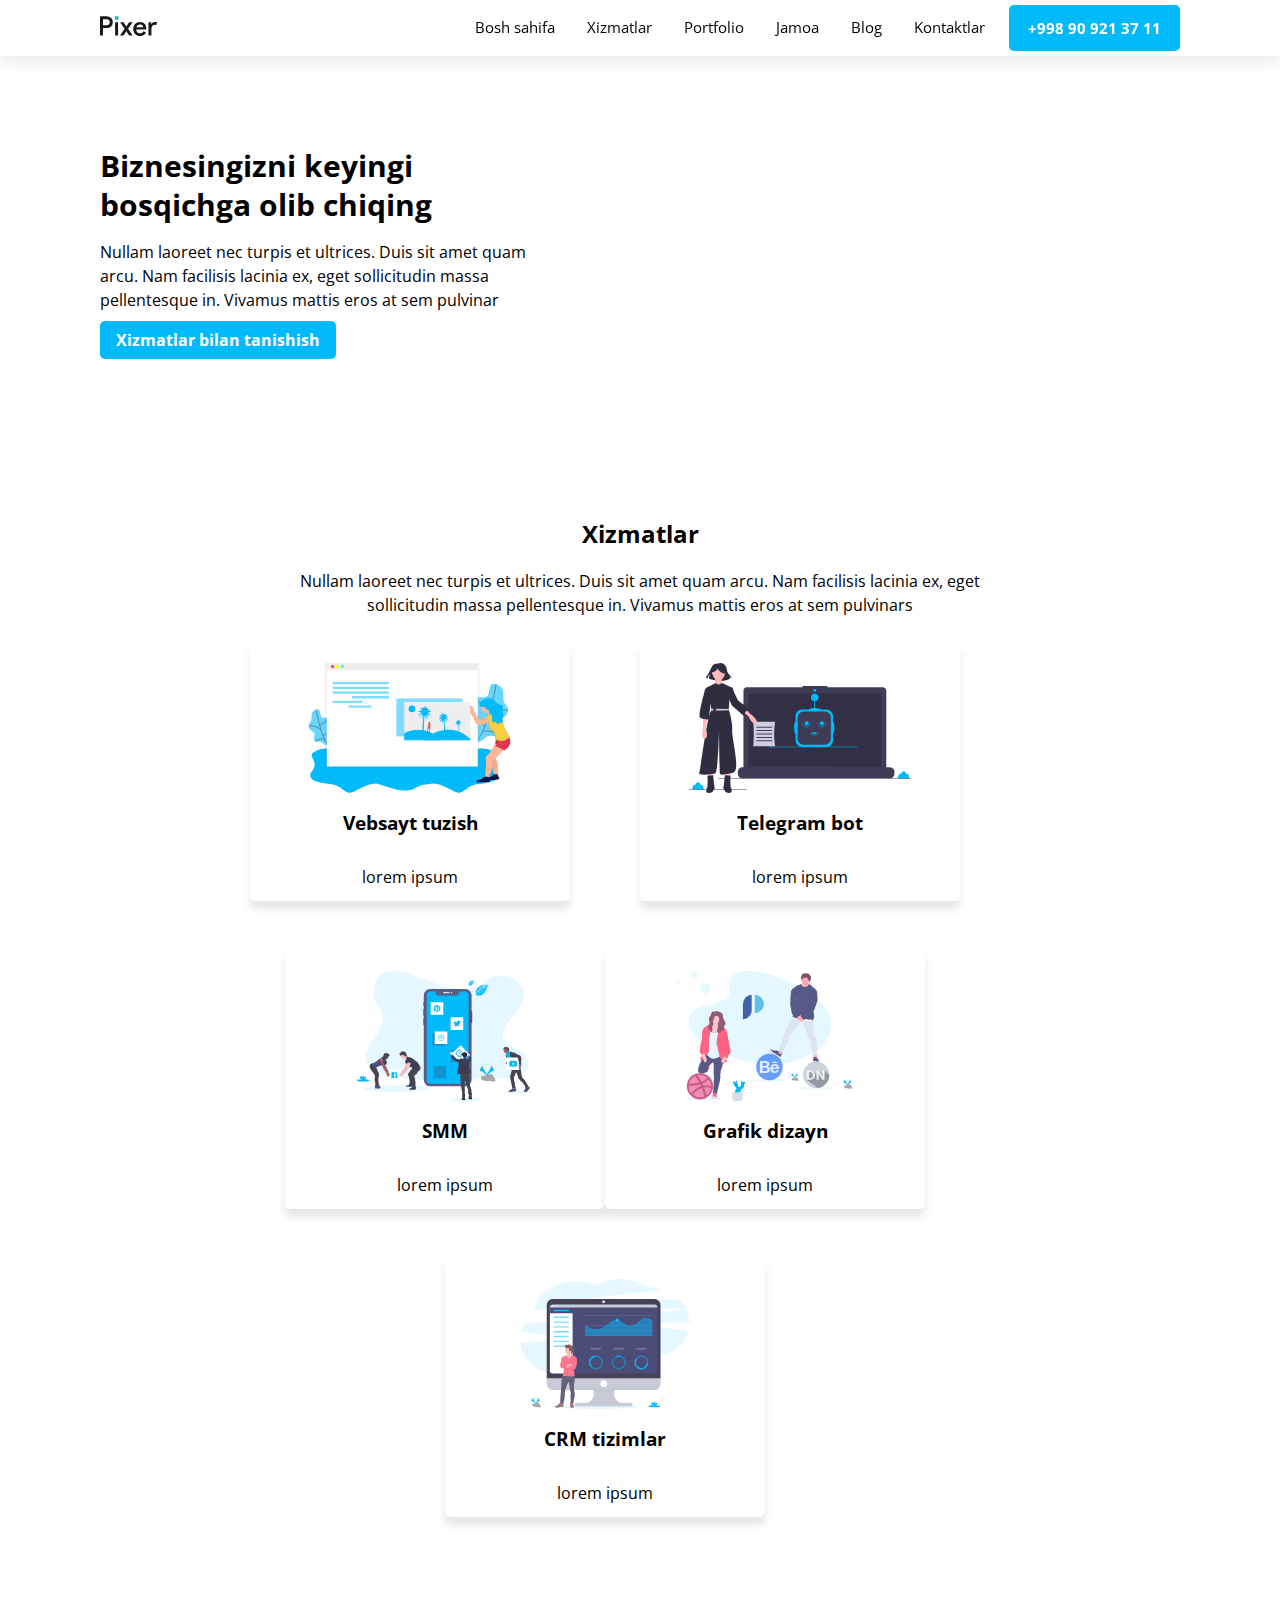
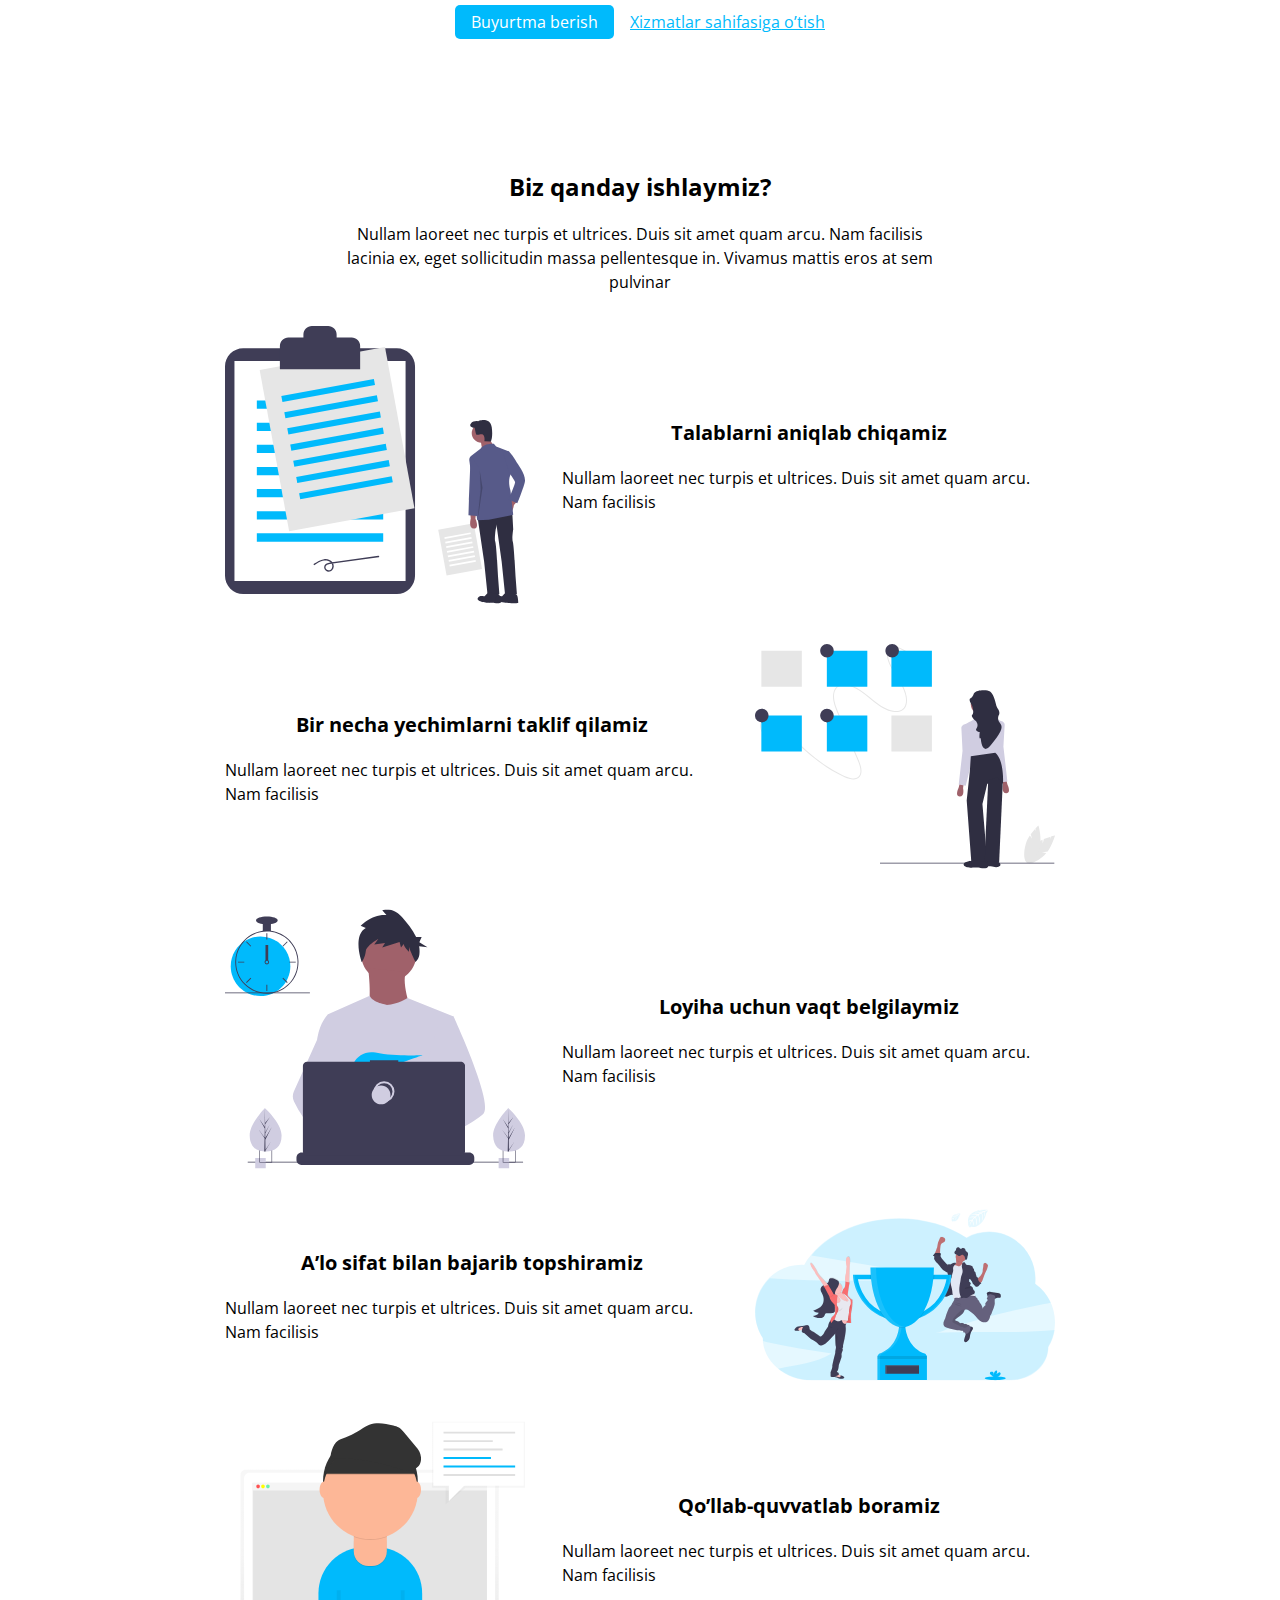
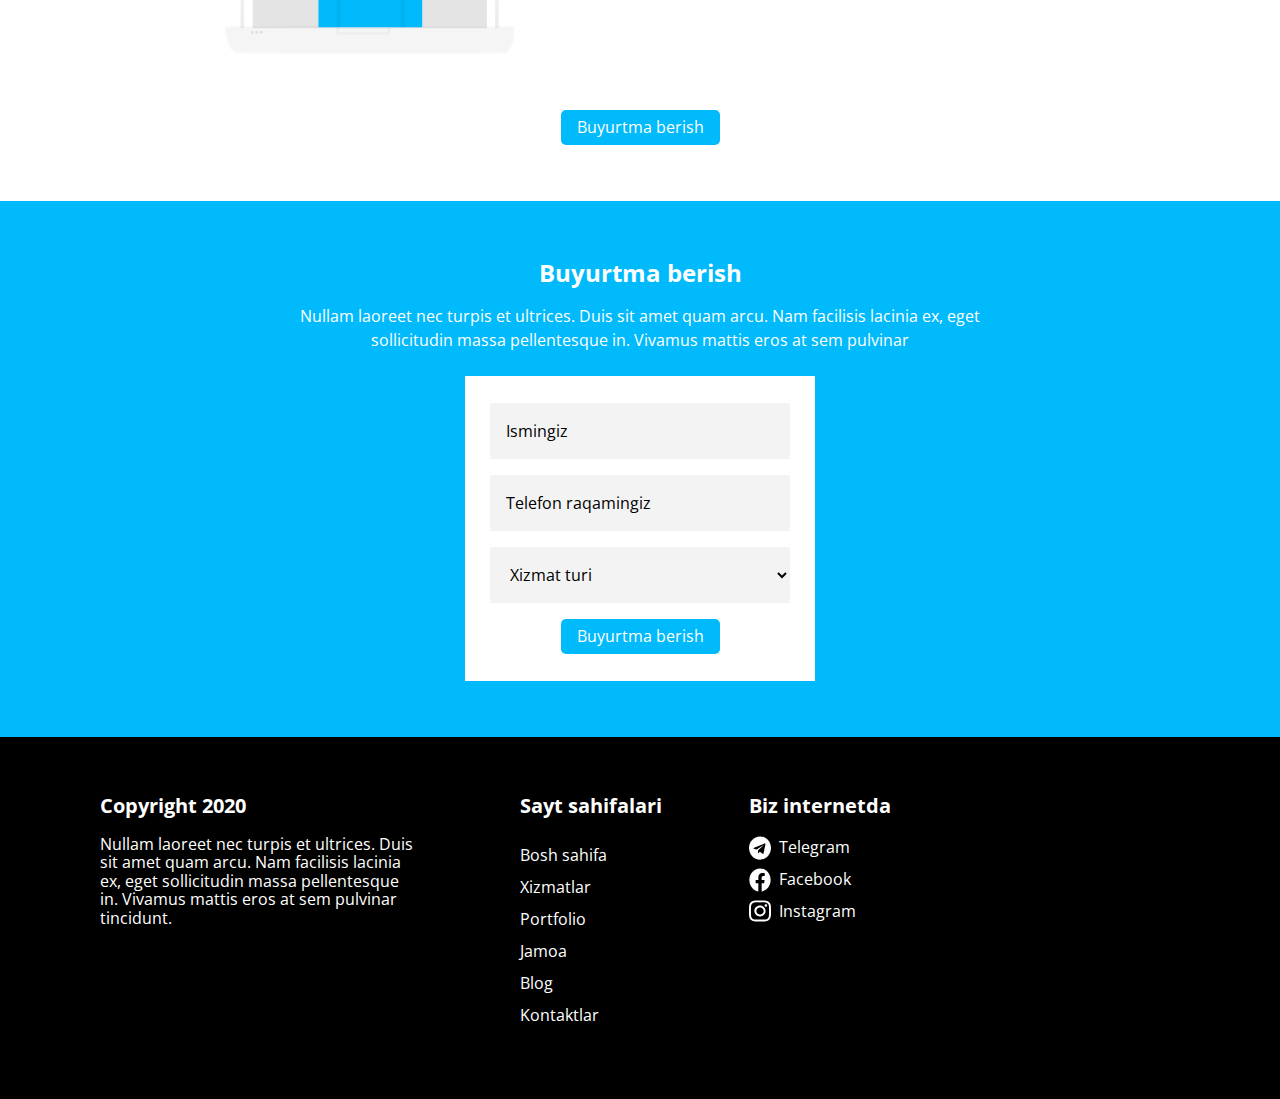
<file: index.html>
<!DOCTYPE html>
<html lang="en">
<head>
  <meta charset="UTF-8">
  <meta http-equiv="X-UA-Compatible" content="IE=edge">
  <meta name="viewport" content="width=device-width, initial-scale=1.0">
  <title>Pixer</title>
  <link rel="preconnect" href="https://fonts.gstatic.com">
  <link href="https://fonts.googleapis.com/css2?family=Open+Sans:ital,wght@0,400;1,700&display=swap" rel="stylesheet">
  <link rel="stylesheet" href="css/normalize.min.css">
  <link rel="stylesheet" href="./css/css-mini.css">
  <link rel="stylesheet" href="css/styles.css">
</head>
<body>
  
<header class="header">
 <div class="container">
  <nav class="navbar">

    <a class="navbar-logo" href="#">
            <img src="./images/pixer-logo.svg" class="pixer-logo" srcset="./images/pixer-logo.svg 1x, ./images/pixer-logo.svg@2x 2x"  width="58" height="20" alt="pixer">
    </a>

    <ul class="nav-menu-list">
      <li class="nav-items"><a class="menu-list-links" href="./index.html">Bosh sahifa</a></li>
      
      <li class="nav-items">
            <a class="menu-list-links" href="services.html">Xizmatlar</a>
            <ul class="service-dropdown-list">
              <li class="dropdown-item-list">
                <a class="dropdown-link" href="website.html">Vebsayt</a>
              </li>
              <li class="dropdown-item-list">
                <a class="dropdown-link" href="telegram-bot.html">Telegram bot</a>
              </li>
              <li class="dropdown-item-list">
                <a class="dropdown-link" href="smm.html">SMM
                </a>
              </li>
              <li class="dropdown-item-list">
                <a class="dropdown-link" href="graphic-design.html">Grafik dizayn</a>
              </li>
              <li class="dropdown-item-list">
                <a class="dropdown-link" href="crm-system.html">CRM tizim</a>
              </li>
            </ul>
          </li>

      <li  class="nav-items"><a class="menu-list-links" href="./portfolio.html">Portfolio</a></li>
      <li  class="nav-items"><a class="menu-list-links" href="./team.html">Jamoa</a></li>
      <li  class="nav-items"><a class="menu-list-links" href="./blog.html">Blog</a></li>
      <li  class="nav-items"><a class="menu-list-links" href="./contacts.html">Kontaktlar</a></li>
      <li  class="nav-items">
        <a class="menu-list-links contact-number" href="tel:+998909213711">+998 90 921 37 11</a>
      </li>
    </ul>

  </nav>
</div>
</header>


<main>
  <div class="container">
  <section class="hero">

    
      <div class="hero-heading-content">
      <h2 class="hero-header">Biznesingizni keyingi bosqichga
        olib chiqing
      </h2>

      <p class="hero-text">Nullam laoreet nec turpis et ultrices. Duis sit amet quam arcu. Nam facilisis lacinia ex, eget sollicitudin massa pellentesque in. Vivamus mattis eros at sem pulvinar</p>

      <a class="services-button" href="services-section"  id="services">Xizmatlar bilan tanishish</a>
    </div>

    <div class="video-container">
      <iframe class="video" src="https://www.youtube.com/embed/6_pru8U2RmM" title="YouTube video player"  allow="accelerometer; autoplay; clipboard-write; encrypted-media; gyroscope; picture-in-picture" allowfullscreen></iframe>
    </div>
  
  </section>
  </div>


  <div class="container">
    <section class="services-section">
   

      <div class="sercvices-sec-head">
      <h2 class="services-heading">
        Xizmatlar
      </h2>

      <p class="services-paragraph">
        Nullam laoreet nec turpis et ultrices. Duis sit amet quam arcu. Nam facilisis lacinia ex, eget sollicitudin massa pellentesque in. Vivamus mattis eros at sem pulvinars
      </p>
    
    </div>

    <div class="service-options">
        <a  class="serv-option-boxes serv-margin" href="./services.html">
          <img src="./images/website-illustration(1).svg" class="service-imgs" alt="website-illustration">
          <h3 class="serv-option-headings">Vebsayt tuzish</h3>
          <p class="serv-option-text">lorem ipsum</p>
        </a>

        <a href="./services.html"  class="serv-option-boxes serv-margin">
          <img src="./images/bot-illustration(1).svg" class="service-imgs" alt="telegram bot">
          <h3 class="serv-option-headings">Telegram bot</h3>
          <p class="serv-option-text">lorem ipsum</p>
        </a>

        <a href="./services.html"  class="serv-option-boxes">
          <img src="./images/smm-illustration(1).svg" class="service-imgs" alt="smm">
          <h3 class="serv-option-headings">SMM</h3>
          <p class="serv-option-text">lorem ipsum</p>
        </a>

        <a href="./services.html" class="serv-option-boxes serv-margin">
          <img src="./images/design-illustration(1).svg" class="service-imgs" alt="graphic design">
          <h3 class="serv-option-headings">Grafik dizayn</h3>
          <p class="serv-option-text">lorem ipsum</p>
        </a>

        <a href="./services.html"  class="serv-option-boxes serv-margin">
          <img src="./images/crm-illustration(1).svg" class="service-imgs" alt="crm systems">
          <h3 class="serv-option-headings">CRM tizimlar</h3>
          <p class="serv-option-text">lorem ipsum</p>
        </a>

    </div>
  
  <div class="order">
    <a class="order-link" href="#order">Buyurtma berish</a>
    <a class="services-link" href="./services.html">Xizmatlar sahifasiga o’tish</a>
  </div>

    </section>
  </div>


  <div class="container">

    <section class="about-us">
      
        <div class="work-process">
          <h2 class="process-heading">
            Biz qanday ishlaymiz?
          </h2>
            <p class="process-paragraph">
              Nullam laoreet nec turpis et ultrices. Duis sit amet quam arcu. Nam facilisis lacinia ex, eget sollicitudin massa pellentesque in. Vivamus mattis eros at sem pulvinar
            </p>
        </div>


   <ul class="process-list-container">
     <li class="process-list">
       <img src="./images/step-1.svg" alt="man with task">
      
      <div class="process-text">
       <h3 class="process-list-h">
         Talablarni aniqlab chiqamiz
       </h3>
       <p class="process-list-p">Nullam laoreet nec turpis et ultrices. Duis sit amet quam arcu. Nam facilisis</p>
      </div>
      </li>

      <li class="process-list">
     
       
        <div class="process-text">
        <h3 class="process-list-h">
          Bir necha yechimlarni taklif qilamiz
        </h3>
        <p class="process-list-p">Nullam laoreet nec turpis et ultrices. Duis sit amet quam arcu. Nam facilisis</p>
      </div>
      <img src="./images/step-illlustration(1).svg" alt="multitasking" >
    </li>

       <li class="process-list">
        <img src="./images/step-illustration.svg" alt="multitasking">

        <div class="process-text">
        <h3 class="process-list-h">
          Loyiha uchun vaqt belgilaymiz
        </h3>
        <p class="process-list-p">Nullam laoreet nec turpis et ultrices. Duis sit amet quam arcu. Nam facilisis</p>
      </div></li>

       <li class="process-list">
    


        <div class="process-text">
        <h3 class="process-list-h">
          A’lo sifat bilan bajarib topshiramiz
        </h3>
        <p class="process-list-p">Nullam laoreet nec turpis et ultrices. Duis sit amet quam arcu. Nam facilisis</p>
      </div>
      <img src="./images/step-illustration3.svg" alt="perfection">
    </li>

         <li class="process-list">
          <img src="./images/last.svg" alt="perfection">

          <div class="process-text">
       <h3 class="process-list-h">
        Qo’llab-quvvatlab boramiz
       </h3>
       <p class="process-list-p">Nullam laoreet nec turpis et ultrices. Duis sit amet quam arcu. Nam facilisis</p>
      </div></li>
   </ul>

   <a class="order-link" href="#order">Buyurtma berish</a>
    </section>
  </div>
</main>

<section class="order-form" id="order">

  <div class="ordering-form">
    <h2 class="order-heading">
      Buyurtma berish
    </h2>
      <p class="order-paragraph">
        Nullam laoreet nec turpis et ultrices. Duis sit amet quam arcu. Nam facilisis lacinia ex, eget sollicitudin massa pellentesque in. Vivamus mattis eros at sem pulvinar
      </p>
  </div>




  <form class="form-container" action="/action_page.php" method="POST">

      <input class="info-inputs" type="text" name="name" id="name" placeholder="Ismingiz" aria-label="name" required>


      <input class="info-inputs" type="tel" name="tel" id="tel" placeholder="Telefon raqamingiz" aria-label="telephone number" required>
 


      <select class="info-inputs" name="services" id="services1" aria-label="services" required>
        <option value="" disabled selected>Xizmat turi</option>
        <option value="smm">Saab</option>
        <option value="bot">Mercedes</option>
        <option value="crm">Audi</option>
      </select>
   
      <a class="order-link" href="#">Buyurtma berish</a>
  </form>

  </section>




  <footer class="footer">


<div class="container">
    <div class="footer-wrapper">

    <div class="footer-copyright">
      <p class="footer-headings">Copyright 2020</p>

      <p class="copyright-description">Nullam laoreet nec turpis et ultrices. Duis sit amet quam arcu. Nam facilisis lacinia ex, eget sollicitudin massa pellentesque in. Vivamus mattis eros at sem pulvinar tincidunt.</p>
    </div>

    <div class="footer-site-parts">
    <p class="footer-headings" >Sayt sahifalari</p>
    
    <ul class="footer-lists-container">
      <li><a class="footer-lists"  href="./index.html"></a></li>
      <li><a class="footer-lists" href="">Bosh sahifa</a></li>
      <li><a class="footer-lists" href="./services.html">Xizmatlar</a></li>
      <li><a class="footer-lists" href="./portfolio.html">Portfolio</a></li>
      <li><a class="footer-lists" href="./team.html">Jamoa</a></li>
      <li><a class="footer-lists" href="./blog.html">Blog</a></li>
      <li><a class="footer-lists" href="./contacts.html">Kontaktlar</a></li>
    </ul>
  </div>


<div class="footer-social">
  <p class="footer-headings" >Biz internetda</p>
    <ul class="footer-lists-container">
      <li>

        <a class="footer-lists telegram-icon" target="_blank" href="https://t.me/pathtosuccesss/1753">Telegram</a>
      </li>
      <li>
  
        <a class="footer-lists facebook-icon" target="_blank" href="https://rb.gy/ngw6pr">Facebook</a>
      </li>
      <li>

        <a class="footer-lists instagram-icon" target="_blank" href="https://www.instagram.com/jasur_0697/">Instagram
        </a>
      </li>
    </ul>
</div>


    </div>
  </div>
  </footer>


  <script src="js/main.js"></script>
</body>
</html>
</file>
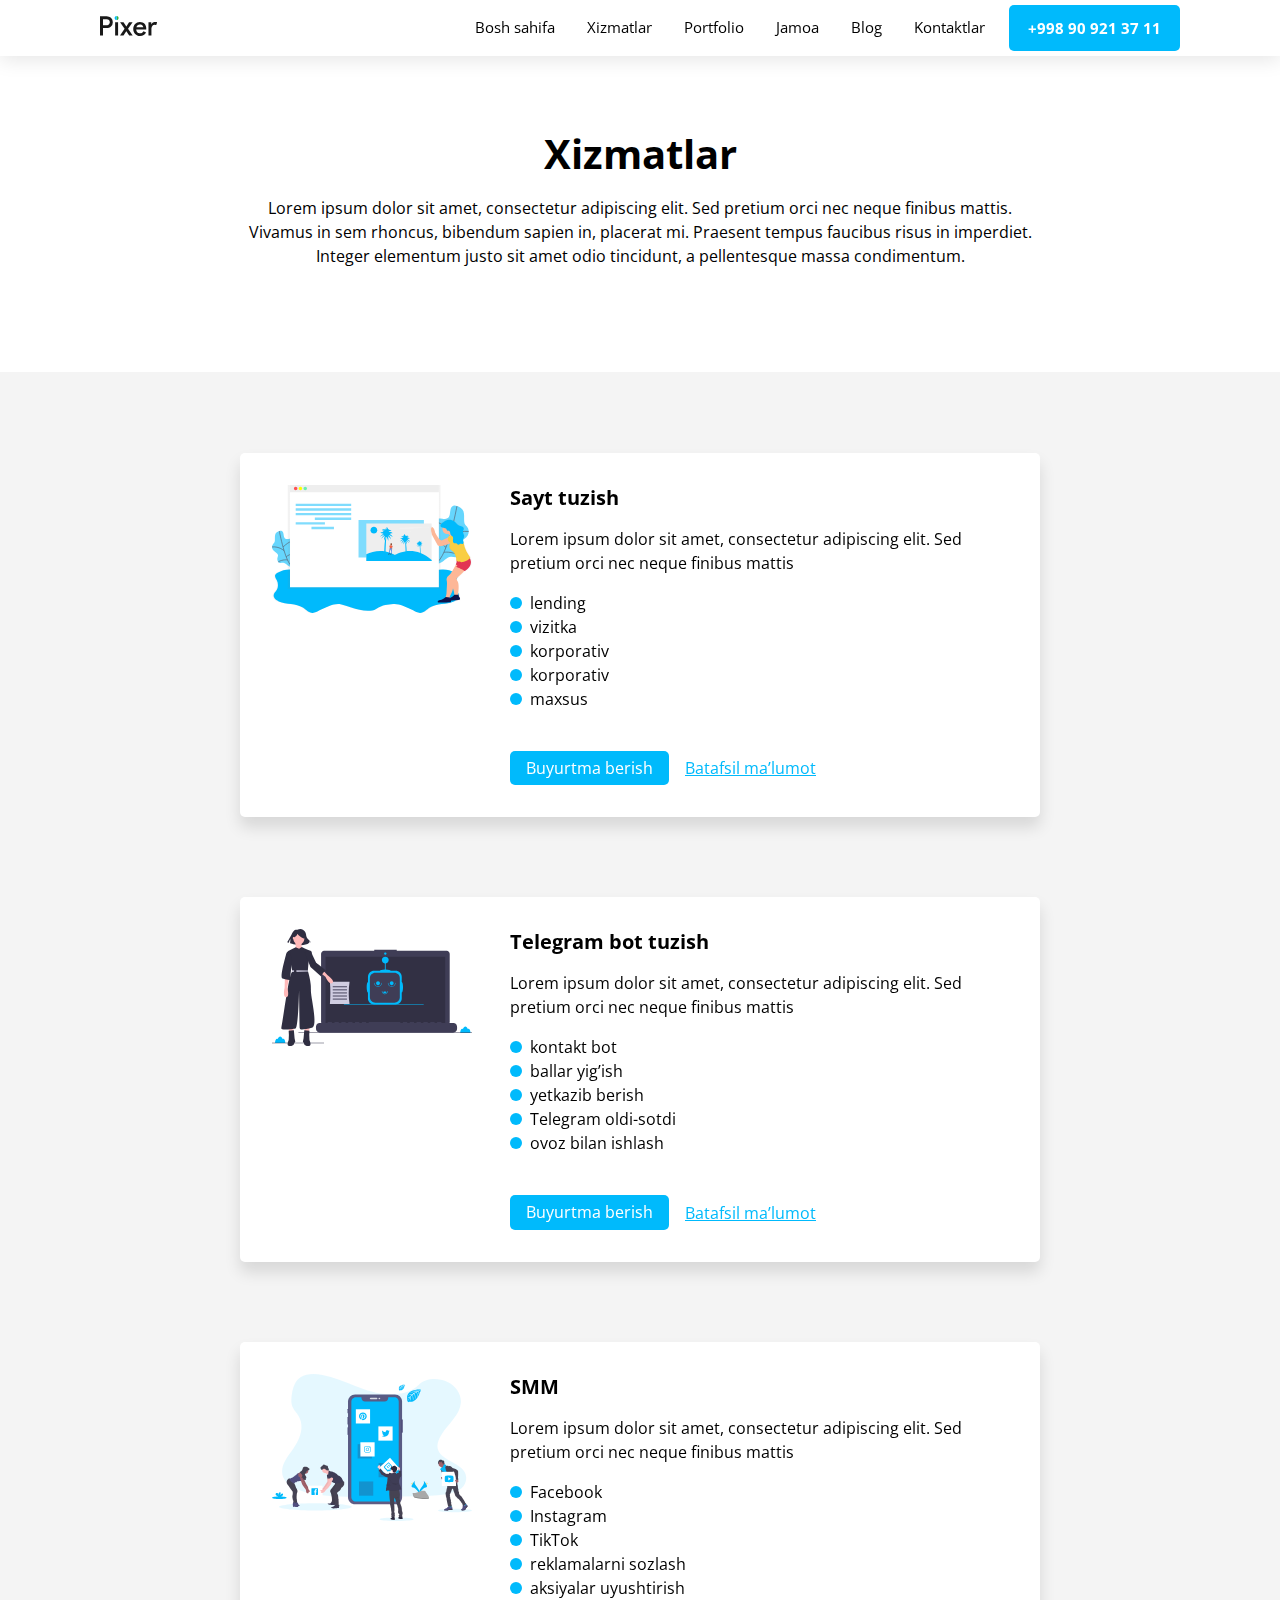
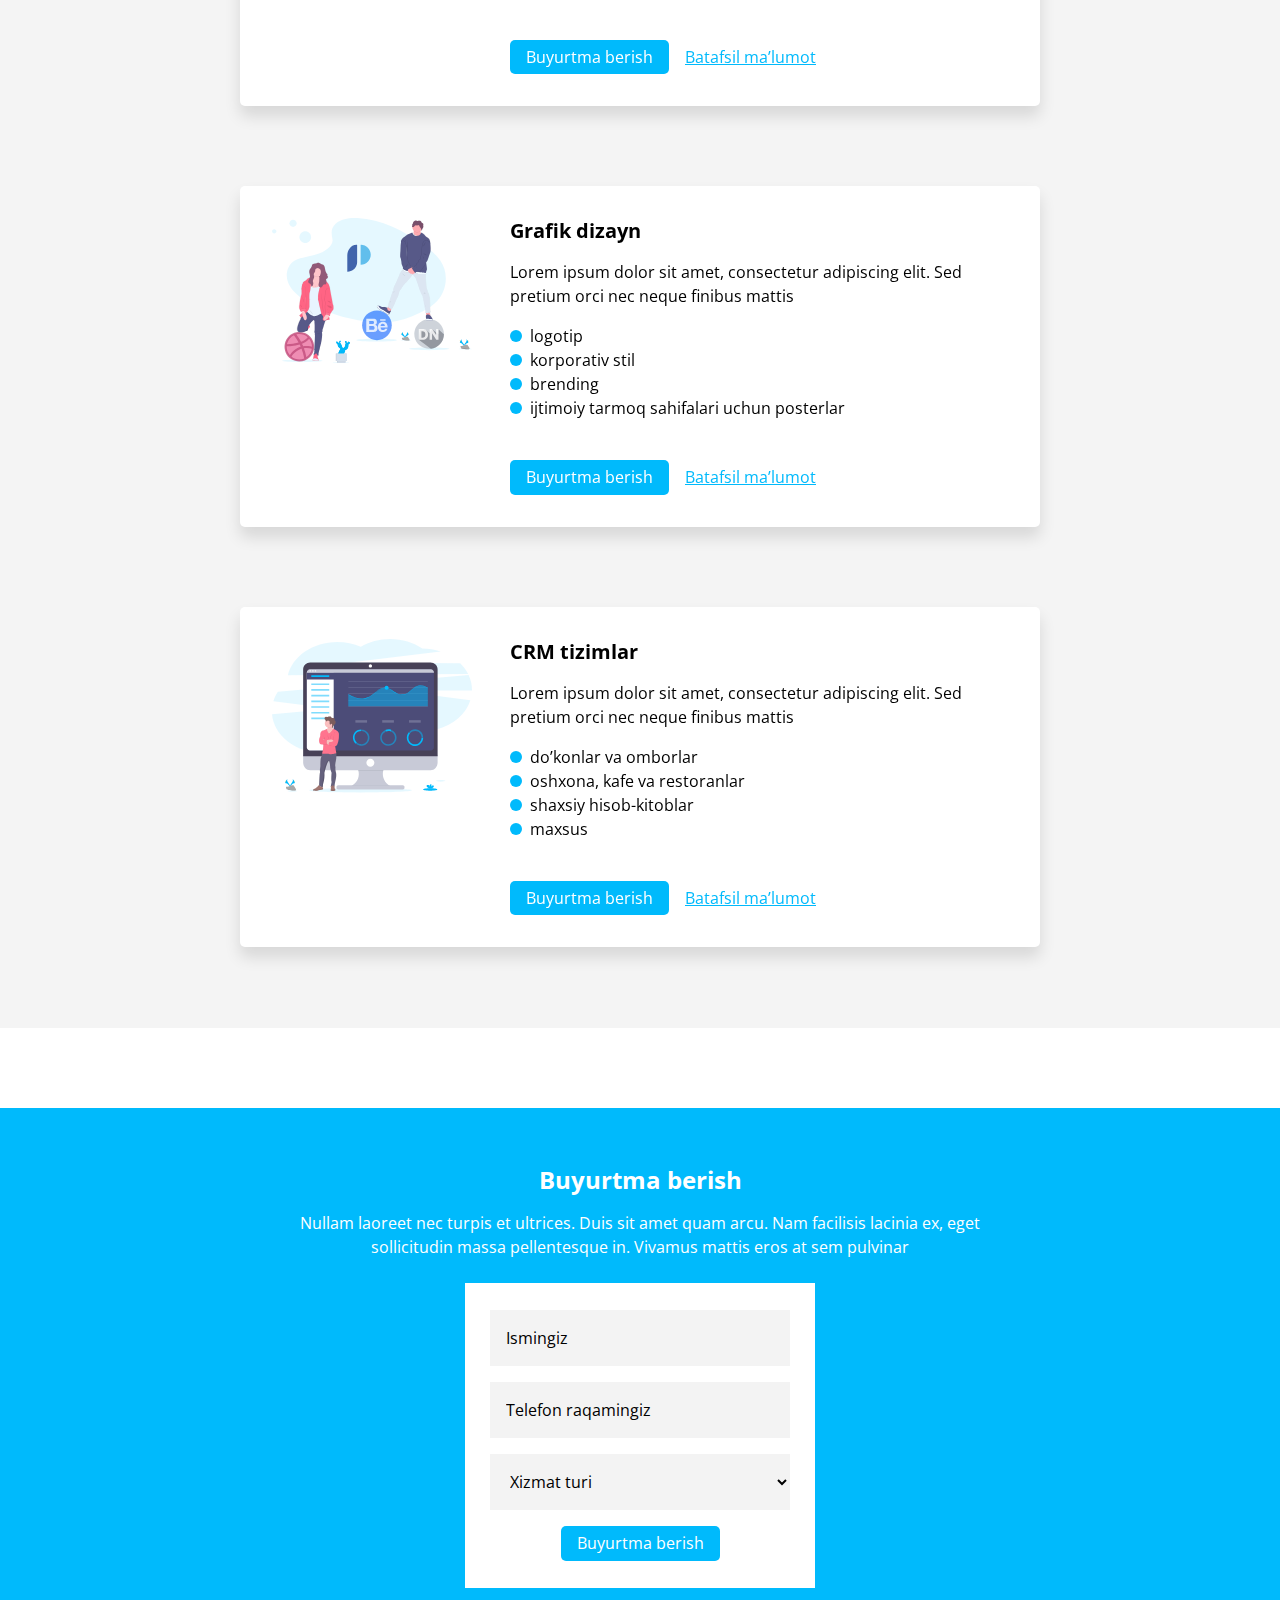
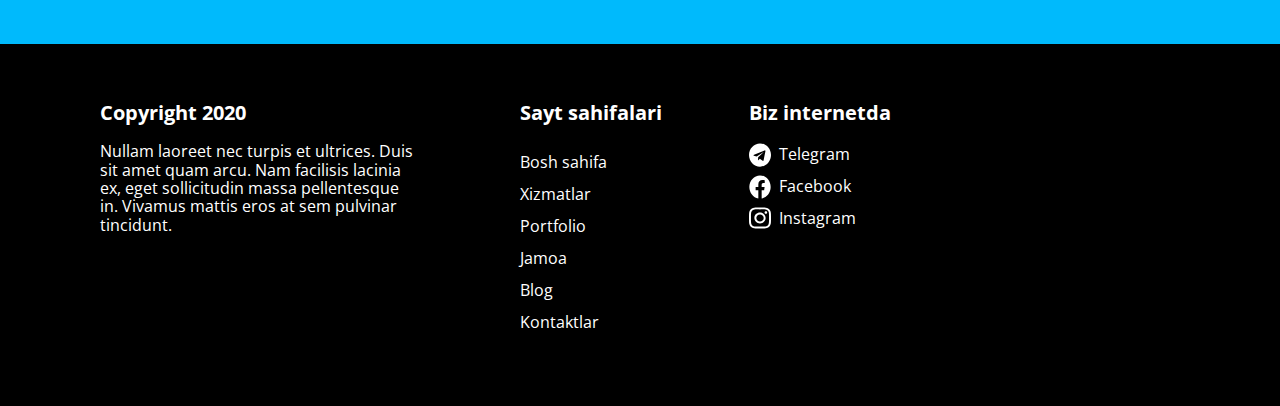
<file: services.html>
<!DOCTYPE html>
<html lang="uz">
<head>
  <meta charset="UTF-8">
  <meta http-equiv="X-UA-Compatible" content="IE=edge">
  <meta name="viewport" content="width=device-width, initial-scale=1.0">
  <title>Services</title>
  <link rel="preconnect" href="https://fonts.gstatic.com">
  <link href="https://fonts.googleapis.com/css2?family=Open+Sans:wght@400;700&display=swap" rel="stylesheet">
  <link rel="stylesheet" href="css/normalize.min.css">
  <link rel="stylesheet" href="css/styles.css">
</head>
<body>
 <header class="header">
 <div class="container">
  <nav class="navbar">

    <a class="navbar-logo" href="#">
            <img src="./images/pixer-logo.svg" class="pixer-logo" srcset="./images/pixer-logo.svg 1x, ./images/pixer-logo.svg@2x 2x"  width="58" height="20" alt="pixer">
    </a>

    <ul class="nav-menu-list">
      <li class="nav-items"><a class="menu-list-links" href="./index.html">Bosh sahifa</a></li>
      
      <li class="nav-items">
            <a class="menu-list-links" href="services.html">Xizmatlar</a>
            <ul class="service-dropdown-list">
              <li class="dropdown-item-list">
                <a class="dropdown-link" href="website.html">Vebsayt</a>
              </li>
              <li class="dropdown-item-list">
                <a class="dropdown-link" href="telegram-bot.html">Telegram bot</a>
              </li>
              <li class="dropdown-item-list">
                <a class="dropdown-link" href="smm.html">SMM
                </a>
              </li>
              <li class="dropdown-item-list">
                <a class="dropdown-link" href="graphic-design.html">Grafik dizayn</a>
              </li>
              <li class="dropdown-item-list">
                <a class="dropdown-link" href="crm-system.html">CRM tizim</a>
              </li>
            </ul>
          </li>

      <li  class="nav-items"><a class="menu-list-links" href="./portfolio.html">Portfolio</a></li>
      <li  class="nav-items"><a class="menu-list-links" href="./team.html">Jamoa</a></li>
      <li  class="nav-items"><a class="menu-list-links" href="./blog.html">Blog</a></li>
      <li  class="nav-items"><a class="menu-list-links" href="./contacts.html">Kontaktlar</a></li>
      <li  class="nav-items">
        <a class="menu-list-links contact-number" href="tel:+998909213711">+998 90 921 37 11</a>
      </li>
    </ul>

  </nav>
</div>
</header>

    <main> 
      <section class="services-section">
   
      <div class="sercvices-page">
      <h2 class="services-page-heading">
        Xizmatlar
      </h2>

      <p class="services-paragraph service-second">
       Lorem ipsum dolor sit amet, consectetur adipiscing elit. Sed pretium orci nec neque finibus mattis. Vivamus in sem rhoncus, bibendum sapien in, placerat mi. Praesent tempus faucibus risus in imperdiet. Integer elementum justo sit amet odio tincidunt, a pellentesque massa condimentum.
      </p>
    
    </div>
        
      </section>

      <div class="main-content">
    <section class="service-descriptions">
        <div class="services-type-box">
        <div class="services-content website-service">
          <h3 class="services-box-heading">
          Sayt tuzish
          </h3 >

          <p  class="services-box-text">Lorem ipsum dolor sit amet, consectetur adipiscing elit. Sed pretium orci nec neque finibus mattis</p>

          <ul class="service-type-list">
          <li class="services-box-text blue-dot">lending</li>
          <li class="services-box-text blue-dot">vizitka</li>
          <li class="services-box-text blue-dot">korporativ</li>
          <li class="services-box-text blue-dot">korporativ</li>
          <li class="services-box-text blue-dot">maxsus</li>
          </ul>


  <div class="service-order">
    <a class="order-link" href="#order">Buyurtma berish</a>
    <a class="services-link" href="./services.html">Batafsil ma’lumot</a>
  </div>

</div>
        </div>

    </section>

    <section class="service-descriptions">
      <div class="services-type-box">
      <div class="services-content telegram-service">
        <h3 class="services-box-heading">
          Telegram bot tuzish
        </h3 >

        <p  class="services-box-text">Lorem ipsum dolor sit amet, consectetur adipiscing elit. Sed pretium orci nec neque finibus mattis</p>

        <ul class="service-type-list">
        <li class="services-box-text blue-dot">kontakt bot</li>
        <li class="services-box-text blue-dot">ballar yig’ish</li>
        <li class="services-box-text blue-dot">yetkazib berish</li>
        <li class="services-box-text blue-dot">Telegram oldi-sotdi</li>
        <li class="services-box-text blue-dot">ovoz bilan ishlash</li>
        </ul>


<div class="service-order">
  <a class="order-link" href="#order">Buyurtma berish</a>
  <a class="services-link" href="./services.html">Batafsil ma’lumot</a>
</div>

</div>
      </div>

  </section>

  <section class="service-descriptions">
    <div class="services-type-box">
    <div class="services-content smm-service">
      <h3 class="services-box-heading">
        SMM
      </h3 >

      <p  class="services-box-text">Lorem ipsum dolor sit amet, consectetur adipiscing elit. Sed pretium orci nec neque finibus mattis</p>

      <ul class="service-type-list">
      <li class="services-box-text blue-dot">Facebook</li>
      <li class="services-box-text blue-dot">Instagram</li>
      <li class="services-box-text blue-dot">TikTok</li>
      <li class="services-box-text blue-dot">reklamalarni sozlash</li>
      <li class="services-box-text blue-dot">aksiyalar uyushtirish</li>
      </ul>


<div class="service-order">
<a class="order-link" href="#order">Buyurtma berish</a>
<a class="services-link" href="./services.html">Batafsil ma’lumot</a>
</div>

</div>
    </div>

</section>

<section class="service-descriptions">
  <div class="services-type-box">
  <div class="services-content design-service">
    <h3 class="services-box-heading">
      Grafik dizayn
    </h3 >

    <p  class="services-box-text">Lorem ipsum dolor sit amet, consectetur adipiscing elit. Sed pretium orci nec neque finibus mattis</p>

    <ul class="service-type-list">
    <li class="services-box-text blue-dot">logotip</li>
    <li class="services-box-text blue-dot">korporativ stil</li>
    <li class="services-box-text blue-dot">brending</li>
    <li class="services-box-text blue-dot">ijtimoiy tarmoq sahifalari uchun posterlar</li>
 
    </ul>


<div class="service-order">
<a class="order-link" href="#order">Buyurtma berish</a>
<a class="services-link" href="./services.html">Batafsil ma’lumot</a>
</div>

</div>
  </div>

</section>

<section class="service-descriptions">
  <div class="services-type-box">
  <div class="services-content crm-service">
    <h3 class="services-box-heading">
      CRM tizimlar
    </h3 >

    <p  class="services-box-text">Lorem ipsum dolor sit amet, consectetur adipiscing elit. Sed pretium orci nec neque finibus mattis</p>

    <ul class="service-type-list">
    <li class="services-box-text blue-dot">do’konlar va omborlar</li>
    <li class="services-box-text blue-dot">oshxona, kafe va restoranlar</li>
    <li class="services-box-text blue-dot">shaxsiy hisob-kitoblar</li>
    <li class="services-box-text blue-dot">maxsus</li>
    </ul>


<div class="service-order">
<a class="order-link" href="#order">Buyurtma berish</a>
<a class="services-link" href="./services.html">Batafsil ma’lumot</a>
</div>

</div>
  </div>

</section>

</div>
    </main>


<section class="order-form" id="order">

  <div class="ordering-form">
    <h2 class="order-heading">
      Buyurtma berish
    </h2>
      <p class="order-paragraph">
        Nullam laoreet nec turpis et ultrices. Duis sit amet quam arcu. Nam facilisis lacinia ex, eget sollicitudin massa pellentesque in. Vivamus mattis eros at sem pulvinar
      </p>
  </div>




  <form class="form-container" action="/action_page.php" method="POST">

      <input class="info-inputs" type="text" name="name" id="name" placeholder="Ismingiz" aria-label="name" required>


      <input class="info-inputs" type="tel" name="tel" id="tel" placeholder="Telefon raqamingiz" aria-label="telephone number" required>
 


      <select class="info-inputs" name="services" id="services" aria-label="services" required>
        <option value="" disabled selected>Xizmat turi</option>
        <option value="smm">Saab</option>
        <option value="bot">Mercedes</option>
        <option value="crm">Audi</option>
      </select>
   
      <a class="order-link" href="#">Buyurtma berish</a>
  </form>

  </section>

    

  <footer class="footer">


<div class="container">
    <div class="footer-wrapper">

    <div class="footer-copyright">
      <p class="footer-headings">Copyright 2020</p>

      <p class="copyright-description">Nullam laoreet nec turpis et ultrices. Duis sit amet quam arcu. Nam facilisis lacinia ex, eget sollicitudin massa pellentesque in. Vivamus mattis eros at sem pulvinar tincidunt.</p>
    </div>

    <div class="footer-site-parts">
    <p class="footer-headings" >Sayt sahifalari</p>
    
    <ul class="footer-lists-container">
      <li><a class="footer-lists"  href="./index.html"></a></li>
      <li><a class="footer-lists" href="">Bosh sahifa</a></li>
      <li><a class="footer-lists" href="./services.html">Xizmatlar</a></li>
      <li><a class="footer-lists" href="./portfolio.html">Portfolio</a></li>
      <li><a class="footer-lists" href="./team.html">Jamoa</a></li>
      <li><a class="footer-lists" href="./blog.html">Blog</a></li>
      <li><a class="footer-lists" href="./contacts.html">Kontaktlar</a></li>
    </ul>
  </div>


<div class="footer-social">
  <p class="footer-headings" >Biz internetda</p>
    <ul class="footer-lists-container">
      <li>

        <a class="footer-lists telegram-icon" target="_blank" href="https://t.me/pathtosuccesss/1753">Telegram</a>
      </li>
      <li>
  
        <a class="footer-lists facebook-icon" target="_blank" href="https://rb.gy/ngw6pr">Facebook</a>
      </li>
      <li>

        <a class="footer-lists instagram-icon" target="_blank" href="https://www.instagram.com/jasur_0697/">Instagram
        </a>
      </li>
    </ul>
</div>


    </div>
  </div>
  </footer>


  <script src="js/main.js"></script>
</body>
</html>
</file>
<file: css/css-mini.css>
*{box-sizing:border-box}body{font-family:'Open Sans',sans-serif}.container{max-width:1350px;padding-right:100px;padding-left:100px;margin-right:auto;margin-left:auto}.navbar{display:flex;justify-content:space-between;align-items:center;z-index:999}.header{position:fixed;height:56px;left:0;right:0;top:0;background-color:#fff;box-shadow:0 4px 20px rgba(0,0,0,.1);box-shadow:0 4px 20px 0 #0000001A;color:#000;margin-bottom:56px;width:100%}.nav-menu-list{display:flex;align-items:center;list-style-type:none;height:56px;padding:0;margin:0}.nav-items{position:relative;display:block}.menu-list-links{margin-bottom:0;padding:16px;display:block;font-size:15px;line-height:24px;color:#000;text-decoration:none;border-bottom:3px solid transparent;transition:border .3s ease,background-color .3s ease}.menu-list-links:hover{border-color:#191919}.menu-list-links:active{color:#fff;background-color:rgba(25,25,25,.7);border-color:transparent}.service-dropdown-list{margin:0;padding:0;padding-top:8px;padding-bottom:8px;position:absolute;left:-15%;top:100%;display:none;list-style:none;overflow:hidden;background-color:#fff;border-radius:5px;box-shadow:0 4px 24px rgba(0,0,0,.1)}.dropdown-link{width:100%;display:block;font-weight:400;text-decoration:none;padding:0;margin:0;padding:8px 16px;font-size:16px;line-height:24px;white-space:nowrap;justify-content:center;color:#000;transition:background-color .3s ease,opacity .3s ease,color .3s ease}.dropdown-link:hover{background:#00bafc}.nav-items:hover .service-dropdown-list{display:block;background-color:#fff}.nav-item:hover .dropdown-link:hover{background-color:#00bafc;color:#fff}.dropdown-link:active{opacity:.6}.contact-number{padding:8px 16px;background:#00bafc;color:#fff;border-radius:5px;font-style:normal;font-weight:700;font-size:15px;line-height:24px;font-size:15px;margin-left:8px;margin-right:0;border:3px solid transparent}.contact-number:hover{border:3px solid #00bafc;background-color:#fff;color:#000}.hero{display:flex;align-items:center;justify-content:space-between;height:418px;max-width:100%;padding:0;padding-top:80px;margin-top:56px;margin:0;margin-bottom:80px}.hero-heading-content{width:470px;margin-right:170px}.hero-header{font-family:'Open Sans',sans-serif;font-style:normal;font-weight:700;font-size:30px;line-height:130%;padding-bottom:16px;margin:0}.hero-text{font-family:'Open Sans',sans-serif;font-style:normal;font-weight:400;font-size:16px;line-height:24px;padding-bottom:16px;margin:0}.services-button{font-family:'Open Sans',sans-serif;font-style:normal;font-weight:700;font-size:16px;line-height:24px;color:#fff;background:#00bafc;border-radius:5px;padding:8px 16px;text-decoration:none}.services-button:hover{background:rgba(0,186,252,.8);border-radius:5px}.services-button:active{background:rgba(0,186,252,.6);border-radius:5px}.video{border-radius:5px;width:458px;height:258px}iframe{border:transparent}.services-section{display:flex;flex-direction:column;align-items:center;justify-content:center;margin:56px 0}.services-heading{font-family:'Open Sans',sans-serif;font-style:normal;font-weight:700;font-size:24px;line-height:130%;text-align:center;color:#000}.services-paragraph{font-family:'Open Sans',sans-serif;font-style:normal;font-weight:400;font-size:16px;line-height:24px;text-align:center;color:#000;width:720px;margin-bottom:24px}.service-options{display:flex;flex-wrap:wrap;flex-direction:row;justify-content:center;align-items:center}.service-second{width:800px}.main-content{background:#f4f4f4;margin:80px 0;border:1px solid transparent}.services-content{width:500px;margin:32px 32px 32px 270px}.services-type-box{width:800px;display:flex;background-color:#fff;margin:80px auto;position:relative;background:#fff;box-shadow:0 10px 16px rgba(0,0,0,.12);border-radius:5px}.services-content::before{content:url(../images/services-web.svg);display:block;position:absolute;top:32px;left:32px}.telegram-service::before{content:url(../images/service-teleg@2x.svg);display:block;position:absolute;top:32px;left:32px}.smm-service::before{content:url(../images/service-smm.svg);display:block;position:absolute;top:32px;left:32px}.design-service::before{content:url(../images/service-design.svg);display:block;position:absolute;top:32px;left:32px}.crm-service::before{content:url(../images/service-crm.svg);display:block;position:absolute;top:32px;left:32px}.services-box-heading{font-family:Open Sans;font-style:normal;font-weight:700;font-size:20px;line-height:130%;margin:0}.service-type-list{list-style-type:none;padding:0}.blue-dot::before{content:"";display:inline-block;width:12px;height:12px;background:#00bafc;border-radius:12px;margin-right:8px}.services-box-text{font-family:Open Sans;font-style:normal;font-weight:400;font-size:16px;line-height:24px;color:#000}.service-order{display:flex;align-items:center;margin-top:40px}.serv-option-boxes{display:flex;flex-direction:column;justify-content:center;align-items:center;width:320px;height:260px;margin-bottom:48px;background:#fff;box-shadow:0 8px 8px rgba(0,0,0,.1);border-radius:5px;padding:0;text-decoration:none;color:#000}.serv-option-boxes:hover{background:#fff;box-shadow:0 12px 21px rgba(0,0,0,.1);border-radius:5px}.serv-option-boxes:active{background:#fff;box-shadow:0 4px 4px rgba(0,0,0,.2);border-radius:5px}.serv-margin{margin-right:70px}.service-imgs{margin-top:24px}.services-page{width:800px;margin-top:72px;display:flex;justify-content:center;align-items:center}.services-page-heading{margin-top:72px;text-align:center;margin-bottom:16px;font-family:'Open Sans',sans-serif;font-style:normal;font-weight:700;font-size:40px;line-height:130%}.order{display:flex;justify-content:center;align-items:center;margin-top:40px}.order-link{padding:8px 16px;left:0;top:24px;background:#00bafc;border-radius:5px;text-align:center;text-decoration:none;color:#fff}.order-link:hover{background:rgba(0,186,252,.8)}.order-link:active{background:rgba(0,186,252,.6)}.services-link{margin-left:16px;font-family:'Open Sans',sans-serif;font-style:normal;font-weight:400;font-size:16px;line-height:24px;color:#00bafc}.about-us{padding-top:56px;display:flex;justify-content:center;flex-direction:column;align-items:center}.work-process{padding:0 234px;text-align:center}.process-heading{font-family:'Open Sans',sans-serif;font-style:normal;font-weight:700;font-size:24px;line-height:130%;text-align:center;color:#000}.process-paragraph{font-family:'Open Sans',sans-serif;font-style:normal;font-weight:400;font-size:16px;line-height:24px;text-align:center;color:#000}.process-list-container{padding:0;list-style:none;width:830px}.process-list-h{font-family:'Open Sans',sans-serif;font-style:normal;font-weight:700;font-size:20px;line-height:130%;text-align:center;color:#000}.process-list-p{font-family:'Open Sans',sans-serif;font-style:normal;font-weight:400;font-size:16px;line-height:24px;color:#000;width:493px}.process-list{display:flex;justify-content:space-between;align-items:center;margin-bottom:40px}.order-heading{font-family:'Open Sans',sans-serif;font-style:normal;font-weight:700;font-size:24px;line-height:130%;text-align:center;color:#fff;margin:0;padding:0}.order-paragraph{font-family:'Open Sans',sans-serif;font-style:normal;font-weight:400;font-size:16px;line-height:24px;text-align:center;color:#fff;width:720px;margin-bottom:24px}.order-form{display:flex;justify-content:center;flex-direction:column;align-items:center;background:#00bafc;padding-top:56px;padding-bottom:56px;margin-top:56px}.form-container{display:flex;flex-direction:column;justify-content:center;align-items:center;background-color:#fff;width:350px;height:305px}.info-inputs{margin-bottom:16px;padding-left:16px;width:300px;height:56px;background:#f3f3f3;font-family:'Open Sans',sans-serif;font-style:normal;font-weight:400;font-size:16px;line-height:150%;color:#000;border:none}::placeholder{color:#000;opacity:1}:-ms-input-placeholder{color:#000}::-ms-input-placeholder{color:#000}.footer{background-color:#000;color:#fff}.footer-wrapper{display:flex;flex-direction:row;padding-top:56px;padding-bottom:56px}.footer-copyright{margin-right:100px}.footer-social{display:flex;justify-content:flex-start;flex-direction:column;margin-left:87px}.footer-headings{font-family:'Open Sans',sans-serif;font-style:normal;font-weight:700;font-size:20px;line-height:130%;color:#fff;margin:0}.copyright-description{width:320px}.footer-lists-container{list-style-type:none;padding-left:0}.footer-lists{text-decoration:none;color:#fff;font-family:'Open Sans',sans-serif;font-style:normal;font-weight:400;font-size:16px;line-height:24px;display:flex;align-items:center;margin-bottom:8px}.footer-lists:hover{color:#00bafc}.footer-lists:active{color:#00bafc;opacity:.6}.telegram-icon::before{content:url(../images/telegram-icon.svg);display:inline-block;height:22px;width:22px;margin-right:8px}.facebook-icon::before{content:url(../images/facebook.svg);display:inline-block;height:22px;width:22px;margin-right:8px}.instagram-icon::before{content:url(../images/instagram-icon.svg);display:inline-block;height:22px;width:22px;margin-right:8px}
</file>
<file: css/styles.css>
* {
  box-sizing: border-box;
}


body {
  font-family: 'Open Sans', sans-serif; 
}

.container {
  max-width: 1350px;
  padding-right: 100px;
  padding-left: 100px;
  margin-right: auto;
  margin-left: auto;
}

.navbar {
  display: flex;
  justify-content: space-between;
  align-items: center;
  z-index: 999;
}

.header {
  position: fixed;
  height: 56px; 
  left: 0%;
  right: 0%;
  top: 0px; 
  background-color: #fff;
  box-shadow: 0px 4px 20px rgba(0, 0, 0, 0.1);
  box-shadow: 0px 4px 20px 0px #0000001A;
  color: #000000;
  margin-bottom:56px;
  width:100%;
}


.nav-menu-list {
  display: flex;
  align-items: center;
  list-style-type: none;
  height: 56px;
  padding: 0;
  margin:0;
}

.nav-items{
  position: relative;
  display: block;
}

.menu-list-links {
  margin-bottom: 0;
  padding: 16px;
  display: block;
  font-size: 15px;
  line-height: 24px;
  color:#000;
  text-decoration: none;
  border-bottom: 3px solid transparent;
  transition: border 0.3s ease, background-color 0.3s ease;
}

/* active comes after hover always */

.menu-list-links:hover{
    border-color: #191919;
}

.menu-list-links:active {
  color:white;
  background-color: rgba(25, 25, 25, 0.7);
  border-color: transparent;
}



.service-dropdown-list {
  margin: 0;
  padding: 0;
  padding-top: 8px;
  padding-bottom: 8px;
  position: absolute;
  left: -15%;
  top: 100%;
  display: none;
  list-style: none;
  overflow: hidden;
  background-color: #fff;
  border-radius:5px;
  box-shadow: 0px 4px 24px rgba(0, 0, 0, 0.1);
}

.dropdown-link {
  width: 100%;
  display: block;
  font-weight: normal;
  text-decoration: none;
  padding: 0;
  margin: 0;
  padding: 8px 16px;
  font-size: 16px;
  line-height: 24px;
  white-space: nowrap;
  justify-content: center;
  color:#000;
  transition: background-color 0.3s ease, opacity 0.3s ease, color 0.3s ease;
}

.dropdown-link:hover {
  background:#00BAFC;
}

.nav-items:hover .service-dropdown-list {
  display: block;
  background-color: white;
}

.nav-item:hover .dropdown-link:hover {
  background-color: #00BAFC;
  color: white;
}

.dropdown-link:active {
  opacity: 0.6;
}

.contact-number {
  padding: 8px 16px;
  background: #00BAFC;
  color: #FFFFFF;
  border-radius: 5px;
  font-style: normal;
  font-weight: bold;
  font-size: 15px;
  line-height: 24px;
  font-size: 15px;
  margin-left: 8px;
  margin-right: 0;
  border: 3px solid transparent;
}

.contact-number:hover {
  border: 3px solid #00BAFC;
  background-color: white;
  color: black;
}

.hero {
  display: flex;
  align-items: center;
  justify-content: space-between;
  height:418px;
  max-width: 100%;
  padding: 0;
  padding-top: 80px;
  margin-top: 56px;
  margin: 0;
  margin-bottom: 80px;
}


.hero-heading-content {
  width: 470px;
  margin-right: 170px;

  
}

.hero-header {
  font-family: 'Open Sans', sans-serif;
  font-style: normal;
  font-weight: bold;
  font-size: 30px;
  line-height: 130%;
  padding-bottom: 16px;
  margin: 0;
}

.hero-text{
   font-family: 'Open Sans', sans-serif;
  font-style: normal;
  font-weight: normal;
  font-size: 16px;
  line-height: 24px;
  padding-bottom: 16px;
  margin: 0;
}


.services-button {
  font-family: 'Open Sans', sans-serif;
  font-style: normal;
  font-weight: bold;
  font-size: 16px;
  line-height: 24px;
  color: #FFFFFF;
  background: #00BAFC;
  border-radius: 5px;
  padding: 8px 16px;
  text-decoration: none;
}


.services-button:hover {
  background: rgba(0, 186, 252, 0.8);
  border-radius: 5px;
}

.services-button:active {
  background: rgba(0, 186, 252, 0.6);
  border-radius: 5px; 
}



.video {
  border-radius: 5px;
  width: 458px;
  height: 258px;

}

iframe {
  border:transparent;
}

.services-section {
  display: flex;
  flex-direction: column ;
  align-items: center;
  justify-content: center ;
  margin: 56px 0;
}

.services-heading {
   font-family: 'Open Sans', sans-serif;
  font-style: normal;
  font-weight: bold;
  font-size: 24px;
  line-height: 130%;
  text-align: center;  
  color: #000000;
}

.services-paragraph {
   font-family: 'Open Sans', sans-serif;
  font-style: normal;
  font-weight: normal;
  font-size: 16px;
  line-height: 24px;
  text-align: center;
  color: #000000;
  width: 720px;
  margin-bottom: 24px;
}




.service-options {
  display: flex;
  flex-wrap: wrap;
  flex-direction: row;
  justify-content: center;
  align-items: center;
}

.service-second {
  width:800px;
}

.main-content {
  background:#F4F4F4;
  margin: 80px 0;
  border: 1px solid transparent;
}



.services-content {
  width:500px;
  margin:32px 32px 32px 270px;
}
.services-type-box {
  width:800px;
  display:flex;
  background-color:#FFFFFF;
  margin:80px auto;
  position:relative;
  background: #FFFFFF;
  box-shadow: 0px 10px 16px rgba(0, 0, 0, 0.12);
  border-radius: 5px;
}

.services-content::before {
  content:url("../images/services-web.svg");
  display: block;
  position: absolute;
  top: 32px;
  left:32px;
}

.telegram-service::before{
  content:url("../images/service-teleg@2x.svg");
  display: block;
  position: absolute;
  top: 32px;
  left:32px;
}

.smm-service::before {
  content:url("../images/service-smm.svg");
  display: block;
  position: absolute;
  top: 32px;
  left:32px;
}

.design-service::before {
  content:url("../images/service-design.svg");
  display: block;
  position: absolute;
  top: 32px;
  left:32px;
}

.crm-service::before {
  content:url("../images/service-crm.svg");
  display: block;
  position: absolute;
  top: 32px;
  left:32px;
}



.services-box-heading {
  font-family: Open Sans;
  font-style: normal;
  font-weight: bold;
  font-size: 20px;
  line-height: 130%;
  margin:0;
}

.service-type-list{
  list-style-type:none;
  padding:0;

}

.blue-dot::before {
  content: "";
  display: inline-block;
  width: 12px;
  height: 12px;
  background: #00BAFC;
  border-radius: 12px;
  margin-right: 8px;
}
.services-box-text {
  font-family: Open Sans;
  font-style: normal;
  font-weight: normal;
  font-size: 16px;
  line-height: 24px;
  color: #000000;
}

.service-order {
  display: flex;
  align-items: center;
  margin-top:40px;
}


.serv-option-boxes {
  display: flex;
  flex-direction: column;
  justify-content: center;
  align-items: center;
  width: 320px;
  height: 260px;
  margin-bottom: 48px;
  background: #FFFFFF;
  box-shadow: 0px 8px 8px rgba(0, 0, 0, 0.1);
  border-radius: 5px;
  padding: 0;
  text-decoration: none;
  color:#000000;
}

.serv-option-boxes:hover {
  background: #FFFFFF;
  box-shadow: 0px 12px 21px rgba(0, 0, 0, 0.1);
  border-radius: 5px;
}

.serv-option-boxes:active {
  background: #FFFFFF;
  box-shadow: 0px 4px 4px rgba(0, 0, 0, 0.2);
  border-radius: 5px;
}

.serv-margin {
  margin-right: 70px;
}

.service-imgs {
  margin-top: 24px;
}



.services-page {
  width:800px;
  margin-top:72px;
  display:flex;
  justify-content:center;
  align-items:center;
}

.services-page-heading{
  margin-top:72px;
  text-align:center;
  margin-bottom:16px;
  font-family: 'Open Sans', sans-serif;;
  font-style: normal;
  font-weight: bold;
  font-size: 40px;
  line-height: 130%;
}

.order {
  display: flex;
  justify-content: center;
  align-items: center;
  margin-top:40px;
}

.order-link {
  padding: 8px 16px;
  left: 0px;
  top: 24px;  
  background: #00BAFC;
  border-radius: 5px;
  text-align: center;
  text-decoration: none;
  color: #FFFFFF;;
}

.order-link:hover{
  background: rgba(0, 186, 252, 0.8);
}

.order-link:active{
  background: rgba(0, 186, 252, 0.6);
}


.services-link {
  margin-left: 16px;
  font-family: 'Open Sans', sans-serif;
  font-style: normal;
  font-weight: normal;
  font-size: 16px;
  line-height: 24px;
  color: #00BAFC;
}

.about-us{
  padding-top: 56px;
  display: flex;
  justify-content: center;
  flex-direction: column;
  align-items: center ;
}

.work-process {
  padding:0 234px ;
  text-align: center;
}

.process-heading {
   font-family: 'Open Sans', sans-serif;
  font-style: normal;
  font-weight: bold;
  font-size: 24px;
  line-height: 130%;
  text-align: center;
  color: #000000;
}

.process-paragraph {
   font-family: 'Open Sans', sans-serif;
  font-style: normal;
  font-weight: normal;
  font-size: 16px;
  line-height: 24px;
  text-align: center;
  color: #000000;
}

.process-list-container{
  padding:0;
  list-style: none; 
  width: 830px;
}


.process-list-h {
   font-family: 'Open Sans', sans-serif;
  font-style: normal;
  font-weight: bold;
  font-size: 20px;
  line-height: 130%;
  text-align: center;
  color: #000000;
}

.process-list-p {
   font-family: 'Open Sans', sans-serif;
  font-style: normal;
  font-weight: normal;
  font-size: 16px;
  line-height: 24px;
  color: #000000;
  width: 493px;
}

.process-list {
  display: flex;
  justify-content: space-between;
  align-items: center;
  margin-bottom: 40px;
}

.order-heading {
   font-family: 'Open Sans', sans-serif;
  font-style: normal;
  font-weight: bold;
  font-size: 24px;
  line-height: 130%;
  text-align: center;
  color:white;
  margin: 0;
  padding:0;
}

.order-paragraph {
   font-family: 'Open Sans', sans-serif;
  font-style: normal;
  font-weight: normal;
  font-size: 16px;
  line-height: 24px;
  text-align: center;
  color:white;
  width: 720px;
  margin-bottom: 24px;
}


.order-form {
  display: flex;
  justify-content: center;
  flex-direction: column;
  align-items: center;
  background: #00BAFC;
  padding-top: 56px;
  padding-bottom: 56px;
  margin-top: 56px;
}

.form-container {
  display: flex;
  flex-direction: column;
  justify-content: center;
  align-items: center;
  background-color: white;
  width: 350px;
  height: 305px;
}

.info-inputs {
  margin-bottom: 16px;
  padding-left:16px;
  width: 300px;
  height: 56px;
  background: #F3F3F3;
   font-family: 'Open Sans', sans-serif;
  font-style: normal;
  font-weight: normal;
  font-size: 16px;
  line-height: 150%;
  color: #000000;
  border:none;
}

::placeholder { /* Chrome, Firefox, Opera, Safari 10.1+ */
  color: #000000;
  opacity: 1; /* Firefox */
}

:-ms-input-placeholder { /* Internet Explorer 10-11 */
  color: #000000;
}

::-ms-input-placeholder { /* Microsoft Edge */
  color: #000000;
}


.footer{
  background-color: black;
  color: white;
  
}
.footer-wrapper {
  display: flex;
  flex-direction: row;
  padding-top:56px;
  padding-bottom: 56px;
}

.footer-copyright {
  margin-right: 100px;
}

.footer-social {
  display: flex;
  justify-content: flex-start;
  flex-direction: column;
  margin-left: 87px;
}



.footer-headings {
  font-family: 'Open Sans', sans-serif;
  font-style: normal;
  font-weight: bold;
  font-size: 20px;
  line-height: 130%;
  color: #FFFFFF;
  margin:0
}

.copyright-description {
  width: 320px;
}

.footer-lists-container {
  list-style-type: none;
  padding-left:0;
}

.footer-lists {
  text-decoration: none;
  color: #FFFFFF;
  font-family: 'Open Sans', sans-serif;
  font-style: normal;
  font-weight: normal;
  font-size: 16px;
  line-height: 24px;
  display: flex;
  align-items: center;
  margin-bottom: 8px;
}

.footer-lists:hover {
  color: #00BAFC;
}

.footer-lists:active {
  color: #00BAFC;
  opacity: 0.6;
}


.telegram-icon::before {
  content:url(../images/telegram-icon.svg);
  display:inline-block;
  height: 22px;
  width: 22px;
  margin-right: 8px;
}


.facebook-icon::before {
  content:url(../images/facebook.svg);
  display:inline-block;
  height: 22px;
  width: 22px;
  margin-right: 8px;
}

.instagram-icon::before {
  content:url(../images/instagram-icon.svg);
  display:inline-block;
  height: 22px;
  width: 22px;
  margin-right: 8px;
}
</file>
